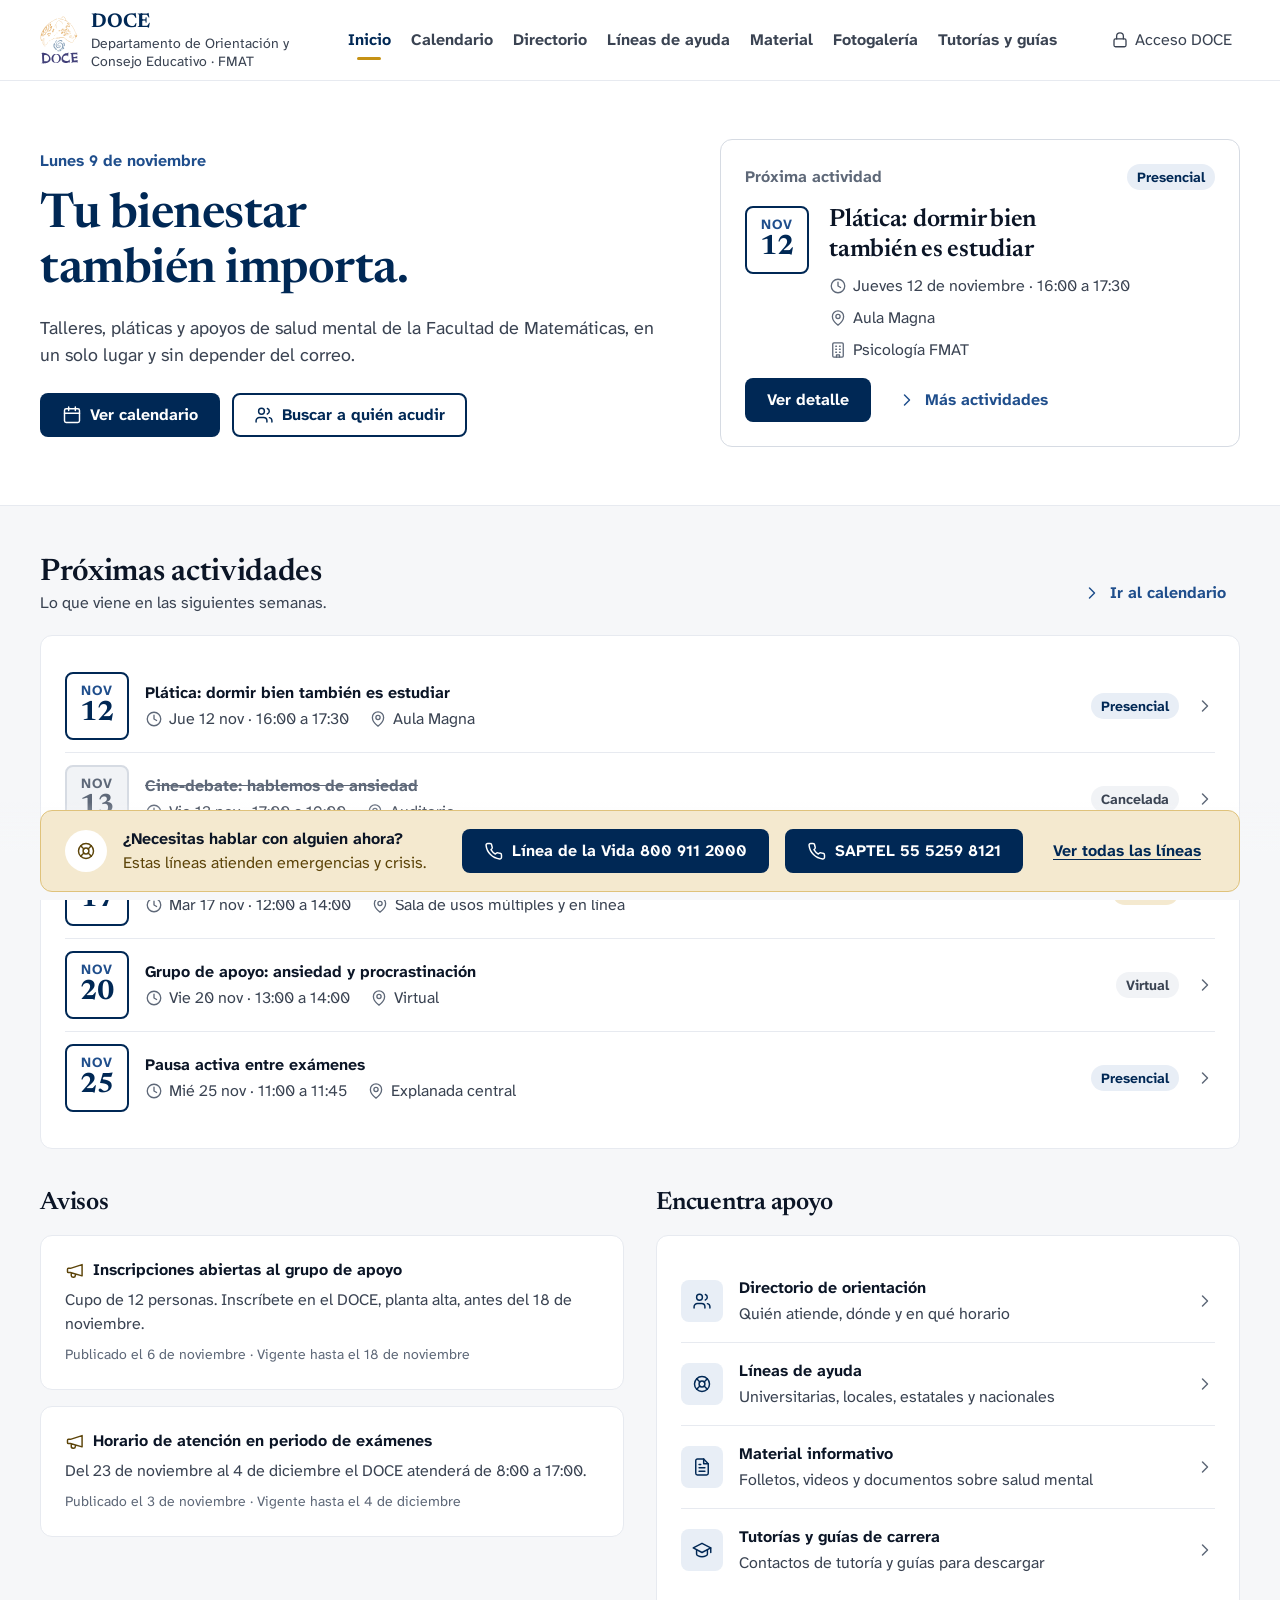
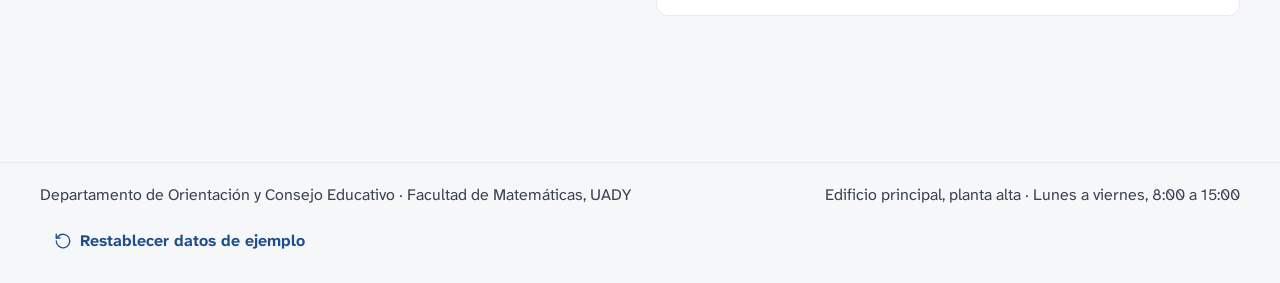
<file: prototipo/index.html>
<!doctype html>
<html lang="es">
<head>
  <meta charset="utf-8">
  <meta name="viewport" content="width=device-width, initial-scale=1">
  <title>DOCE FMAT</title>
  <meta name="description" content="Prototipo del Sistema para la gestión del DOCE, Facultad de Matemáticas, UADY.">
  <link rel="icon" href="img/logo-doce-color.svg" type="image/svg+xml">
  <!-- Única dependencia externa. Sin internet se usan las fuentes de respaldo de tokens.css. -->
  <link rel="preconnect" href="https://fonts.googleapis.com">
  <link rel="preconnect" href="https://fonts.gstatic.com" crossorigin>
  <link rel="stylesheet" href="https://fonts.googleapis.com/css2?family=Atkinson+Hyperlegible+Next:ital,wght@0,400..700;1,400..700&amp;family=Newsreader:opsz,wght@6..72,400..700&amp;display=swap">
  <link rel="stylesheet" href="css/tokens.css">
  <link rel="stylesheet" href="css/base.css">
  <link rel="stylesheet" href="css/componentes.css">
  <link rel="stylesheet" href="css/publico.css">
  <link rel="stylesheet" href="css/admin.css">
</head>
<body>
  <noscript><p>Este prototipo necesita JavaScript para funcionar.</p></noscript>
  <div id="app"></div>
  <div id="capa"></div>
  <div id="anuncios" class="solo-lector" role="status" aria-live="polite"></div>

  <script src="js/config.js"></script>
  <script src="js/util.js"></script>
  <script src="js/iconos.js"></script>
  <script src="js/datos.js"></script>
  <script src="js/almacen.js"></script>
  <script src="js/sesion.js"></script>
  <script src="js/modelo.js"></script>
  <script src="js/componentes.js"></script>
  <script src="js/validacion.js"></script>
  <script src="js/rutas.js"></script>
  <script src="js/publico/inicio.js"></script>
  <script src="js/publico/calendario.js"></script>
  <script src="js/publico/actividad.js"></script>
  <script src="js/publico/directorio.js"></script>
  <script src="js/publico/lineas.js"></script>
  <script src="js/publico/material.js"></script>
  <script src="js/publico/fotogaleria.js"></script>
  <script src="js/publico/tutorias.js"></script>
  <script src="js/admin/acceso.js"></script>
  <script src="js/admin/panel.js"></script>
  <script src="js/admin/actividades.js"></script>
  <script src="js/admin/avisos.js"></script>
  <script src="js/admin/lineas.js"></script>
  <script src="js/admin/material.js"></script>
  <script src="js/admin/fotos.js"></script>
  <script src="js/admin/directorio.js"></script>
  <script src="js/admin/tutorias.js"></script>
  <script src="js/app.js"></script>
</body>
</html>
</file>
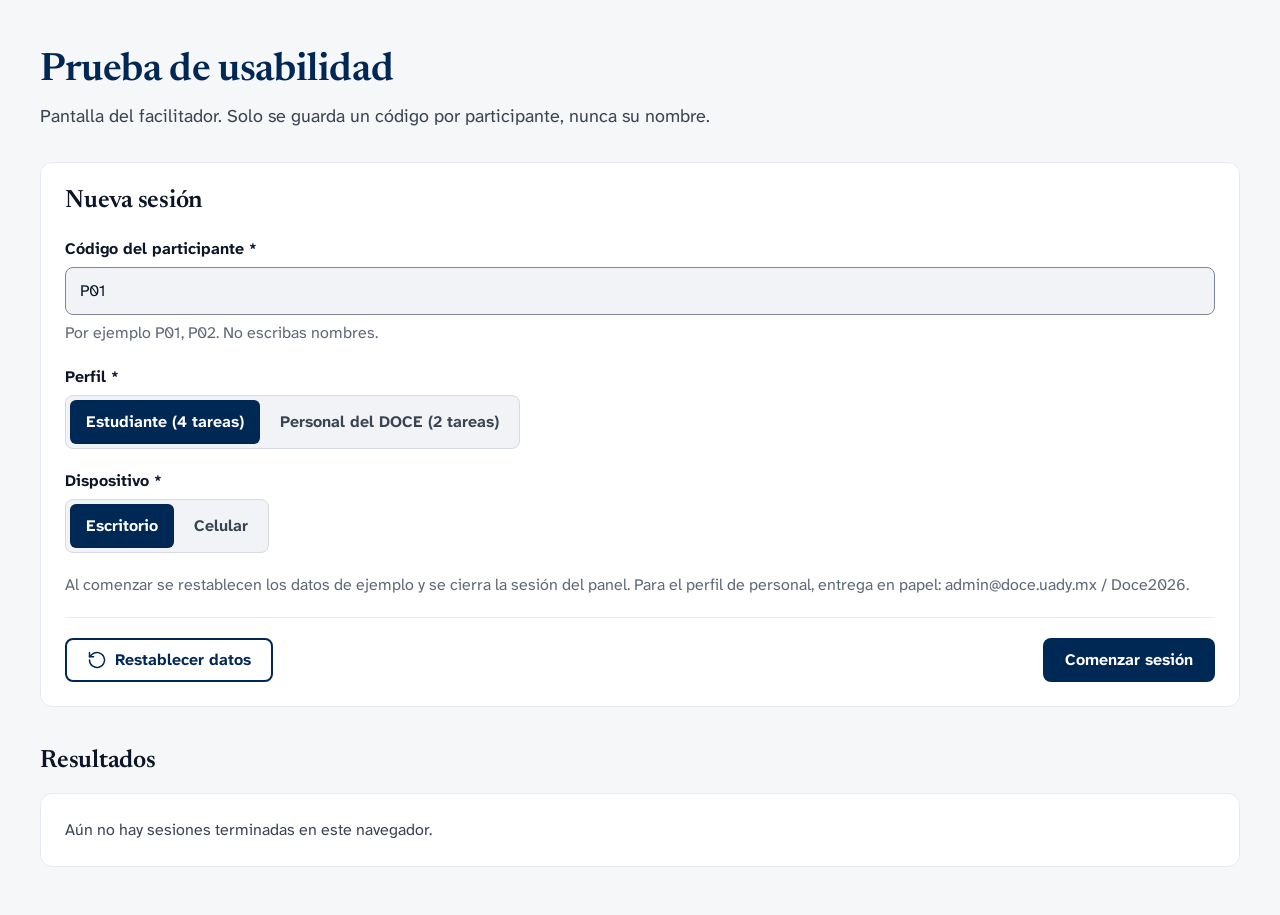
<file: prototipo/prueba.html>
<!doctype html>
<html lang="es" data-prefijo="doce.prueba." data-inicio="/prueba">
<head>
  <meta charset="utf-8">
  <meta name="viewport" content="width=device-width, initial-scale=1">
  <title>Prueba de usabilidad · DOCE FMAT</title>
  <meta name="description" content="Prototipo del Sistema para la gestión del DOCE, Facultad de Matemáticas, UADY.">
  <link rel="icon" href="img/logo-doce-color.svg" type="image/svg+xml">
  <!-- Única dependencia externa. Sin internet se usan las fuentes de respaldo de tokens.css. -->
  <link rel="preconnect" href="https://fonts.googleapis.com">
  <link rel="preconnect" href="https://fonts.gstatic.com" crossorigin>
  <link rel="stylesheet" href="https://fonts.googleapis.com/css2?family=Atkinson+Hyperlegible+Next:ital,wght@0,400..700;1,400..700&amp;family=Newsreader:opsz,wght@6..72,400..700&amp;display=swap">
  <link rel="stylesheet" href="css/tokens.css">
  <link rel="stylesheet" href="css/base.css">
  <link rel="stylesheet" href="css/componentes.css">
  <link rel="stylesheet" href="css/publico.css">
  <link rel="stylesheet" href="css/admin.css">
  <link rel="stylesheet" href="css/prueba.css">
</head>
<body>
  <noscript><p>Este prototipo necesita JavaScript para funcionar.</p></noscript>
  <div id="app"></div>
  <div id="capa"></div>
  <div id="anuncios" class="solo-lector" role="status" aria-live="polite"></div>

  <script src="js/config.js"></script>
  <script src="js/util.js"></script>
  <script src="js/iconos.js"></script>
  <script src="js/datos.js"></script>
  <script src="js/almacen.js"></script>
  <script src="js/sesion.js"></script>
  <script src="js/modelo.js"></script>
  <script src="js/componentes.js"></script>
  <script src="js/validacion.js"></script>
  <script src="js/rutas.js"></script>
  <script src="js/publico/inicio.js"></script>
  <script src="js/publico/calendario.js"></script>
  <script src="js/publico/actividad.js"></script>
  <script src="js/publico/directorio.js"></script>
  <script src="js/publico/lineas.js"></script>
  <script src="js/publico/material.js"></script>
  <script src="js/publico/fotogaleria.js"></script>
  <script src="js/publico/tutorias.js"></script>
  <script src="js/admin/acceso.js"></script>
  <script src="js/admin/panel.js"></script>
  <script src="js/admin/actividades.js"></script>
  <script src="js/admin/avisos.js"></script>
  <script src="js/admin/lineas.js"></script>
  <script src="js/admin/material.js"></script>
  <script src="js/admin/fotos.js"></script>
  <script src="js/admin/directorio.js"></script>
  <script src="js/admin/tutorias.js"></script>
  <!-- Modo de prueba: se agrega al mismo prototipo que carga index.html -->
  <script src="js/tareas.js"></script>
  <script src="js/prueba.js"></script>
  <script src="js/app.js"></script>
</body>
</html>
</file>
<file: prototipo/css/tokens.css>
/* Tokens de diseño. Única fuente de colores y tipografía del prototipo.
   Valores de "Diseño/Wireframes/Wireframes y prototipo.md" (paleta 1c). */
:root {
  /* Texto */
  --tinta: #0B1526;
  --tinta-2: #3A4352;
  --tinta-3: #5E6878;

  /* Marca */
  --azul-295: #002855;
  --azul-70: #1F4E8C;
  --azul-bruma: #E8EEF6;
  --dorado: #C69214;
  --dorado-20: #F4E9CF;
  --dorado-texto: #5C4409;

  /* Superficie */
  --papel: #FFFFFF;
  --lienzo: #F6F7F9;
  --apagado: #F1F3F6;

  /* Borde */
  --linea: #D6DBE3;
  --linea-suave: #E7EAF0;

  /* Estado */
  --exito: #1E6B4F;
  --exito-20: #E3F1EA;
  --error: #A3261E;
  --error-20: #FBEAE8;

  /* Derivados de los tokens anteriores (sin colores nuevos) */
  --velo: color-mix(in srgb, var(--tinta) 60%, transparent);
  --azul-activo: color-mix(in srgb, var(--azul-295) 88%, var(--papel));
  --error-activo: color-mix(in srgb, var(--error) 88%, var(--tinta));
  --sombra-panel: 0 16px 40px color-mix(in srgb, var(--tinta) 24%, transparent);
  /* El borde de los campos necesita 3:1 contra el fondo (WCAG 1.4.11) */
  --borde-campo: color-mix(in srgb, var(--tinta-3) 80%, var(--papel));
  --borde-franja: color-mix(in srgb, var(--dorado) 45%, var(--dorado-20));

  /* Tipografía */
  --fuente-titulo: "Newsreader", Georgia, "Times New Roman", serif;
  --fuente-texto: "Atkinson Hyperlegible Next", "Atkinson Hyperlegible", Verdana, "Segoe UI", sans-serif;
  --t-display: clamp(2.25rem, 1.6rem + 2.4vw, 3rem);         /* 36 a 48 */
  --t-titulo-1: clamp(1.875rem, 1.5rem + 1.4vw, 2.4375rem);  /* 30 a 39 */
  --t-titulo-2: clamp(1.5rem, 1.3rem + 0.8vw, 1.9375rem);    /* 24 a 31 */
  --t-titulo-3: clamp(1.3125rem, 1.2rem + 0.5vw, 1.5625rem); /* 21 a 25 */
  --t-titulo-4: 1.25rem;    /* 20 */
  --t-cuerpo-l: 1.125rem;   /* 18 */
  --t-cuerpo: 1rem;         /* 16 */
  --t-etiqueta: 0.875rem;   /* 14, solo etiquetas cortas y metadatos */

  /* Espacio (base 4 px) */
  --e-1: 4px;
  --e-2: 8px;
  --e-3: 12px;
  --e-4: 16px;
  --e-5: 20px;
  --e-6: 24px;
  --e-8: 32px;
  --e-10: 40px;
  --e-12: 48px;
  --e-16: 64px;

  /* Forma y medidas */
  --radio-s: 8px;
  --radio-m: 12px;
  --radio-l: 16px;
  --radio-total: 999px;
  --toque: 44px;
  --ancho: 1200px;
  --margen: clamp(16px, 4vw, 40px);
}
</file>
<file: prototipo/css/base.css>
*, *::before, *::after { box-sizing: border-box; }

html {
  -webkit-text-size-adjust: 100%;
  text-size-adjust: 100%;
  /* Evita que el encabezado y la franja tapen el elemento enfocado */
  scroll-padding: 96px 0 140px;
}

body {
  margin: 0;
  min-height: 100vh;
  min-height: 100dvh;
  background: var(--lienzo);
  color: var(--tinta);
  font-family: var(--fuente-texto);
  font-size: var(--t-cuerpo);
  line-height: 1.5;
  overflow-wrap: break-word;
}

h1, h2, h3, h4, p, ul, ol, dl, dd, figure, fieldset { margin: 0; }
ul, ol { padding: 0; list-style: none; }
fieldset { padding: 0; border: 0; min-width: 0; }
legend { padding: 0; }
img, svg { max-width: 100%; }
img { height: auto; }
button, input, select, textarea { font: inherit; color: inherit; }
button { cursor: pointer; }
table { border-collapse: collapse; }
[hidden] { display: none !important; }

h1, h2, h3 {
  font-family: var(--fuente-titulo);
  font-weight: 600;
  line-height: 1.2;
  letter-spacing: -0.01em;
  text-wrap: balance;
}
h1 { font-size: var(--t-titulo-1); color: var(--azul-295); }
h2 { font-size: var(--t-titulo-3); }
h3 { font-size: var(--t-titulo-4); }
.display { font-family: var(--fuente-titulo); font-weight: 600; font-size: var(--t-display); line-height: 1.15; }
.titulo-2 { font-size: var(--t-titulo-2); }
.titulo-4 {
  font-family: var(--fuente-texto);
  font-size: var(--t-titulo-4);
  font-weight: 700;
  letter-spacing: 0;
}

a { color: var(--azul-70); text-underline-offset: 3px; }
a:hover { color: var(--azul-295); }

.entrada { font-size: var(--t-cuerpo-l); color: var(--tinta-2); max-width: 70ch; }
.secundario { color: var(--tinta-2); }
.nota { color: var(--tinta-3); }
.meta { font-size: var(--t-etiqueta); color: var(--tinta-3); }

/* Foco: anillo dorado entre dos anillos azules, para verse sobre cualquier fondo */
:focus-visible,
/* En fecha y hora el foco está en las partes internas del campo */
input[type="date"]:focus-within, input[type="time"]:focus-within {
  outline: 3px solid var(--dorado);
  outline-offset: 2px;
  box-shadow: 0 0 0 6px var(--azul-295);
}
h1:focus, h2:focus, main:focus { outline: none; box-shadow: none; }

.icono { width: 20px; height: 20px; flex: none; }
.icono-s { width: 18px; height: 18px; }
.icono-l { width: 28px; height: 28px; }

.solo-lector {
  position: absolute;
  width: 1px;
  height: 1px;
  margin: -1px;
  padding: 0;
  overflow: hidden;
  clip-path: inset(50%);
  white-space: nowrap;
  border: 0;
}

.saltar {
  position: absolute;
  left: var(--e-4);
  top: -100px;
  z-index: 100;
  padding: var(--e-3) var(--e-5);
  background: var(--papel);
  color: var(--azul-295);
  font-weight: 700;
  border-radius: var(--radio-s);
}
.saltar:focus { top: var(--e-4); }

.contenedor {
  width: 100%;
  max-width: calc(var(--ancho) + 2 * var(--margen));
  margin-inline: auto;
  padding-inline: var(--margen);
}

.pila { display: flex; flex-direction: column; gap: var(--e-4); }
.pila > * { min-width: 0; }
.fila { display: flex; flex-wrap: wrap; align-items: center; gap: var(--e-3); }
.fila > * { min-width: 0; }
.separados { justify-content: space-between; }

@media (prefers-reduced-motion: reduce) {
  *, *::before, *::after {
    animation-duration: 0.01ms !important;
    transition-duration: 0.01ms !important;
    scroll-behavior: auto !important;
  }
}
</file>
<file: prototipo/css/componentes.css>
/* Botones */
.boton {
  display: inline-flex;
  align-items: center;
  justify-content: center;
  gap: var(--e-2);
  min-height: var(--toque);
  min-width: var(--toque);
  padding: 8px 20px;
  border: 2px solid transparent;
  border-radius: var(--radio-s);
  background: transparent;
  font-weight: 700;
  line-height: 1.25;
  text-align: center;
  text-decoration: none;
}
.boton-primario { background: var(--azul-295); color: var(--papel); }
.boton-primario:hover { background: var(--azul-activo); color: var(--papel); }
.boton-secundario { background: var(--papel); border-color: var(--azul-295); color: var(--azul-295); }
.boton-secundario:hover { background: var(--azul-bruma); color: var(--azul-295); }
.boton-fantasma { color: var(--azul-70); padding-inline: 12px; }
.boton-fantasma:hover { background: var(--azul-bruma); color: var(--azul-295); }
.boton-peligro { background: var(--error); color: var(--papel); }
.boton-peligro:hover { background: var(--error-activo); color: var(--papel); }
.boton-icono { padding: 8px; }
.boton-ancho { width: 100%; }
.boton[disabled], .boton[aria-disabled="true"] {
  background: var(--apagado);
  border-color: var(--linea);
  color: var(--tinta-3);
  cursor: not-allowed;
}

/* Insignia */
.insignia {
  display: inline-flex;
  align-items: center;
  padding: 2px 10px;
  border-radius: var(--radio-total);
  background: var(--apagado);
  color: var(--tinta-2);
  font-size: var(--t-etiqueta);
  font-weight: 700;
  line-height: 1.6;
  white-space: nowrap;
}
.insignia-azul { background: var(--azul-bruma); color: var(--azul-295); }
.insignia-dorado { background: var(--dorado-20); color: var(--dorado-texto); }
.insignia-exito { background: var(--exito-20); color: var(--exito); }
.insignia-error { background: var(--error-20); color: var(--error); }

/* Sello de fecha */
.sello {
  display: inline-flex;
  flex-direction: column;
  align-items: center;
  justify-content: center;
  flex: none;
  width: 64px;
  height: 68px;
  border: 2px solid var(--azul-295);
  border-radius: var(--radio-s);
  background: var(--papel);
  color: var(--azul-295);
  line-height: 1.1;
}
.sello-mes { font-size: var(--t-etiqueta); font-weight: 700; letter-spacing: 0.08em; color: var(--azul-70); }
.sello-dia { font-family: var(--fuente-titulo); font-size: 1.75rem; font-weight: 700; }
.sello-apagado { border-color: var(--linea); background: var(--apagado); color: var(--tinta-3); }
.sello-apagado .sello-mes { color: var(--tinta-3); }

/* Tarjeta */
.tarjeta {
  background: var(--papel);
  border: 1px solid var(--linea-suave);
  border-radius: var(--radio-m);
  padding: clamp(16px, 3vw, 24px);
  min-width: 0;
}

/* Campos */
.campo { display: flex; flex-direction: column; gap: 6px; min-width: 0; }
.campo label, .campo legend { font-weight: 700; }
.campo legend { margin-bottom: 6px; }
.campo input:not([type="checkbox"]):not([type="radio"]), .campo select, .campo textarea {
  width: 100%;
  min-width: 0;
  min-height: 48px;
  padding: 10px 14px;
  background: var(--apagado);
  border: 1px solid var(--borde-campo);
  border-radius: var(--radio-s);
}
.campo textarea { min-height: 112px; resize: vertical; }
.campo ::placeholder { color: var(--tinta-3); opacity: 1; }
.campo input[aria-invalid="true"]:not([type="checkbox"]):not([type="radio"]),
.campo select[aria-invalid="true"], .campo textarea[aria-invalid="true"] {
  background: var(--error-20);
  border: 2px solid var(--error);
}
.campo input:disabled, .campo select:disabled, .campo textarea:disabled { color: var(--tinta-3); cursor: not-allowed; }
.campo-ayuda { color: var(--tinta-3); }
.campo-error { display: flex; gap: 6px; align-items: flex-start; color: var(--error); }
.campo-error .icono { margin-top: 3px; }

.opcion { display: flex; align-items: center; gap: var(--e-3); min-height: var(--toque); cursor: pointer; }
.opcion input { width: 22px; height: 22px; flex: none; accent-color: var(--azul-295); }
.campo label.opcion { font-weight: 400; }

/* Control segmentado */
.segmentos {
  display: inline-flex;
  flex-wrap: wrap;
  gap: 4px;
  padding: 4px;
  max-width: 100%;
  background: var(--apagado);
  border: 1px solid var(--linea);
  border-radius: var(--radio-s);
}
.segmento {
  position: relative;
  display: inline-flex;
  align-items: center;
  justify-content: center;
  gap: var(--e-2);
  min-height: var(--toque);
  padding: 6px 16px;
  border: 0;
  border-radius: 6px;
  background: transparent;
  color: var(--tinta-2);
  font-weight: 700;
  text-decoration: none;
  cursor: pointer;
}
.segmento:hover { background: var(--azul-bruma); }
.segmento[aria-pressed="true"], .segmento[aria-current="true"], .segmento:has(input:checked) {
  background: var(--azul-295);
  color: var(--papel);
}
.segmento input { position: absolute; inset: 0; width: 100%; height: 100%; margin: 0; opacity: 0; cursor: pointer; }
.segmento:has(input:focus-visible) {
  outline: 3px solid var(--dorado);
  outline-offset: 2px;
  box-shadow: 0 0 0 6px var(--azul-295);
}

/* Filtros en forma de píldora */
.filtros { display: flex; flex-wrap: wrap; gap: var(--e-2); }
.filtro {
  display: inline-flex;
  align-items: center;
  min-height: var(--toque);
  padding: 6px 16px;
  background: var(--papel);
  border: 1px solid var(--linea);
  border-radius: var(--radio-total);
  color: var(--tinta-2);
  font-weight: 700;
  text-decoration: none;
}
.filtro:hover { background: var(--azul-bruma); color: var(--azul-295); }
.filtro[aria-current="true"], .filtro[aria-pressed="true"] { background: var(--azul-295); border-color: var(--azul-295); color: var(--papel); }

/* Alerta */
.alerta {
  display: flex;
  gap: var(--e-3);
  align-items: flex-start;
  padding: var(--e-4);
  border-radius: var(--radio-m);
  background: var(--azul-bruma);
  color: var(--tinta);
}
.alerta > .icono { width: 24px; height: 24px; color: var(--azul-295); }
.alerta-titulo { font-weight: 700; }
.alerta-texto { color: var(--tinta-2); }
.alerta-exito { background: var(--exito-20); }
.alerta-exito > .icono { color: var(--exito); }
.alerta-error { background: var(--error-20); }
.alerta-error > .icono { color: var(--error); }
.alerta-aviso { background: var(--dorado-20); }
.alerta-aviso > .icono { color: var(--dorado-texto); }
.alerta ul { list-style: disc; padding-left: var(--e-5); margin-top: var(--e-1); }
.alerta a { display: inline-block; padding-block: 10px; color: inherit; }
.alerta-cuerpo { min-width: 0; flex: 1; }
.enlace { min-height: 44px; padding: 4px 0; border: 0; background: none; color: inherit; text-align: left; text-decoration: underline; text-underline-offset: 3px; }
.alerta .lista-errores { list-style: none; padding: 0; }
.mensajes:empty { display: none; }
.mensajes { margin-bottom: var(--e-6); }

/* Estado vacío */
.vacio {
  display: flex;
  flex-direction: column;
  align-items: center;
  gap: var(--e-3);
  max-width: 520px;
  margin: 0 auto;
  padding: var(--e-8) var(--e-4);
  text-align: center;
}
.vacio .boton { margin-top: var(--e-3); }
.redondo {
  display: inline-flex;
  align-items: center;
  justify-content: center;
  flex: none;
  width: 60px;
  height: 60px;
  border-radius: 50%;
  background: var(--azul-bruma);
  color: var(--azul-295);
}
.redondo-aviso { background: var(--dorado-20); color: var(--dorado-texto); }
.redondo-error { background: var(--error-20); color: var(--error); }

/* Diálogos y paneles laterales */
dialog { color: inherit; border: 0; padding: 0; }
dialog::backdrop { background: var(--velo); }
.dialogo {
  width: min(520px, calc(100vw - 32px));
  max-width: none;
  max-height: calc(100dvh - 32px);
  padding: clamp(20px, 4vw, 32px);
  overflow-y: auto;
  background: var(--papel);
  border-radius: var(--radio-l);
  box-shadow: var(--sombra-panel);
}
.dialogo-acciones { display: flex; flex-wrap: wrap; justify-content: flex-end; gap: var(--e-3); margin-top: var(--e-2); }
.panel {
  position: fixed;
  inset: 0 0 0 auto;
  width: min(560px, 100vw);
  max-width: none;
  height: 100dvh;
  max-height: none;
  margin: 0;
  overflow: hidden;
  background: var(--papel);
  box-shadow: var(--sombra-panel);
}
.panel[open] { display: flex; flex-direction: column; }
.panel-cabeza {
  display: flex;
  justify-content: space-between;
  align-items: flex-start;
  gap: var(--e-3);
  padding: var(--e-5) clamp(16px, 4vw, 32px) var(--e-3);
}
.panel-cabeza > div { min-width: 0; }
.panel-cuerpo { flex: 1; overflow-y: auto; padding: var(--e-2) clamp(16px, 4vw, 32px) var(--e-6); }
.panel-pie {
  display: flex;
  flex-wrap: wrap;
  justify-content: space-between;
  gap: var(--e-3);
  padding: var(--e-4) clamp(16px, 4vw, 32px);
  border-top: 1px solid var(--linea-suave);
}

/* Lista de datos con ícono (detalle de actividad, ficha de contacto) */
.datos > div {
  display: flex;
  gap: var(--e-3);
  align-items: flex-start;
  padding: var(--e-3) 0;
  border-top: 1px solid var(--linea-suave);
}
.datos .cuadro { display: inline-flex; padding: 8px; border-radius: var(--radio-s); background: var(--azul-bruma); color: var(--azul-295); }
.datos dt { color: var(--tinta-3); }
.datos dd { font-weight: 700; overflow-wrap: anywhere; }
.datos .dato { min-width: 0; }

/* Catálogo de componentes (solo para revisión) */
.catalogo section { margin-top: var(--e-8); }
.catalogo .muestra { display: flex; flex-wrap: wrap; gap: var(--e-4); align-items: flex-start; margin-top: var(--e-3); }
.muestra-color { width: 136px; }
.muestra-color span { display: block; height: 56px; margin-bottom: 4px; border: 1px solid var(--linea); border-radius: var(--radio-s); }
.rejilla-iconos { display: grid; grid-template-columns: repeat(auto-fill, minmax(112px, 1fr)); gap: var(--e-3); margin-top: var(--e-3); }
.rejilla-iconos li { display: flex; flex-direction: column; align-items: center; gap: var(--e-1); padding: var(--e-3); text-align: center; }
</file>
<file: prototipo/css/publico.css>
/* Encabezado */
.encabezado { position: sticky; top: 0; z-index: 20; background: var(--papel); border-bottom: 1px solid var(--linea-suave); }
.encabezado-fila { display: flex; align-items: center; justify-content: space-between; gap: var(--e-4); min-height: 80px; }
.marca { display: inline-flex; align-items: center; gap: var(--e-3); min-height: var(--toque); border-radius: var(--radio-s); color: var(--azul-295); text-decoration: none; }
.marca img { width: 39px; height: 48px; flex: none; }
.marca-nombre { display: block; font-family: var(--fuente-titulo); font-size: var(--t-titulo-4); font-weight: 700; line-height: 1.2; }
.marca-texto { display: block; max-width: 210px; font-size: var(--t-etiqueta); line-height: 1.3; color: var(--tinta-2); }
.menu { display: none; }
.menu ul { display: flex; align-items: center; gap: var(--e-1); }
.menu a {
  position: relative;
  display: inline-flex;
  align-items: center;
  min-height: var(--toque);
  padding: 4px 8px;
  border-radius: var(--radio-s);
  color: var(--tinta-2);
  font-weight: 700;
  text-decoration: none;
  white-space: nowrap;
}
.menu a:hover { color: var(--azul-295); background: var(--azul-bruma); }
.menu a[aria-current="page"] { color: var(--azul-295); }
.menu a[aria-current="page"]::after {
  content: "";
  position: absolute;
  left: 50%;
  bottom: 2px;
  width: 24px;
  height: 3px;
  margin-left: -12px;
  border-radius: 2px;
  background: var(--dorado);
}
.acceso {
  display: none;
  align-items: center;
  gap: 6px;
  min-height: var(--toque);
  padding: 4px 8px;
  border-radius: var(--radio-s);
  color: var(--tinta-2);
  text-decoration: none;
  white-space: nowrap;
}
.acceso:hover { color: var(--azul-295); background: var(--azul-bruma); }
.abrir-menu { color: var(--tinta); }

@media (min-width: 1280px) {
  .menu { display: block; }
  .encabezado .acceso { display: inline-flex; }
  .abrir-menu { display: none; }
}
@media (max-width: 599px) {
  .encabezado-fila { min-height: 64px; }
  .encabezado .marca-texto, .menu-movil .marca-texto { display: none; }
}

/* Menú en celular y tableta */
.menu-movil { width: 100vw; max-width: none; height: 100dvh; max-height: none; margin: 0; overflow-y: auto; background: var(--papel); }
.menu-movil .contenedor { padding-bottom: var(--e-6); }
.menu-movil nav a {
  display: flex;
  align-items: center;
  gap: var(--e-4);
  min-height: 52px;
  padding: 8px 12px;
  border-radius: var(--radio-s);
  color: var(--tinta);
  font-weight: 700;
  text-decoration: none;
}
.menu-movil nav a:hover { background: var(--apagado); }
.menu-movil nav a[aria-current="page"] { background: var(--azul-bruma); color: var(--azul-295); }
.menu-movil .acceso { display: inline-flex; }

/* Contenido público */
.publico { display: flex; flex-direction: column; min-height: 100vh; min-height: 100dvh; }
.publico main { flex: 1; display: flex; flex-direction: column; }
.pagina { flex: 1; padding-block: clamp(24px, 4vw, 48px); }
.pagina-cabeza { display: flex; flex-direction: column; gap: var(--e-2); margin-bottom: clamp(20px, 3vw, 32px); }

/* Franja de ayuda: queda pegada al borde inferior mientras se recorre la página (RF06.2) */
.franja-lugar { position: sticky; bottom: 0; z-index: 10; padding-block: var(--e-2); background: linear-gradient(to bottom, transparent, var(--lienzo) 50%); }
.franja {
  display: flex;
  flex-wrap: wrap;
  align-items: center;
  justify-content: space-between;
  gap: var(--e-3) var(--e-4);
  max-height: 45dvh;
  padding: var(--e-4) var(--e-6);
  overflow-y: auto;
  background: var(--dorado-20);
  border: 1px solid var(--borde-franja);
  border-radius: var(--radio-m);
}
.franja-texto { display: flex; align-items: center; gap: var(--e-4); flex: 1 1 280px; min-width: 0; }
.franja-texto .redondo { width: 42px; height: 42px; background: var(--papel); color: var(--dorado-texto); }
.franja-titulo { font-weight: 700; }
.franja-linea { color: var(--dorado-texto); }
.franja-acciones { display: flex; flex-wrap: wrap; align-items: center; gap: var(--e-2) var(--e-4); }
.franja-acciones .boton-fantasma { color: var(--azul-295); text-decoration: underline; text-underline-offset: 3px; }

@media (max-width: 599px) {
  .franja { gap: var(--e-2); padding: var(--e-3); }
  .franja-texto { flex-basis: 100%; gap: var(--e-2); }
  .franja-texto .redondo { width: 32px; height: 32px; }
  .franja-texto > div { line-height: 1.3; }
  .franja-acciones { width: 100%; gap: var(--e-2); }
  .franja-acciones .boton { flex: 1 1 auto; padding-inline: 10px; }
  /* Pegada al borde ocupa lo mínimo para no tapar el contenido */
  .franja-lugar .redondo, .franja-lugar .boton .icono { display: none; }
  .franja-lugar .boton { padding-inline: 6px; }
  .franja-lugar .franja-largo { display: none; }
}
@media (max-width: 599px) {
  /* Dos o más líneas destacadas: nombre y número en dos renglones, en columnas */
  .franja-varias .franja-acciones .boton-primario { flex: 1 1 130px; }
  .franja-varias .franja-nombre, .franja-varias .franja-numero { display: block; }
  .franja-lugar .franja-varias .franja-linea { display: none; }
  .franja-lugar .franja-varias { position: relative; }
  .franja-lugar .franja-varias .franja-texto { padding-right: 92px; min-height: 44px; }
  .franja-lugar .franja-varias .boton-fantasma { position: absolute; top: 12px; right: 12px; }
}
/* En pantallas muy bajas (celular horizontal) la franja no debe tapar el contenido */
@media (max-height: 560px) { .franja-lugar { position: static; } }

/* Pie */
.pie { border-top: 1px solid var(--linea-suave); }
.pie-fila { display: flex; flex-wrap: wrap; align-items: center; justify-content: space-between; gap: var(--e-3) var(--e-6); padding-block: var(--e-5); color: var(--tinta-2); }

/* ---------- Filas de actividad (Inicio y calendario) ---------- */
.dato-linea { display: inline-flex; align-items: flex-start; gap: 6px; color: var(--tinta-2); }
.dato-linea .icono { margin-top: 3px; color: var(--tinta-3); }
.fila-actividad { display: flex; align-items: center; gap: var(--e-4); padding: var(--e-3) 0; border-radius: var(--radio-s); color: var(--tinta); text-decoration: none; }
.fila-actividad:hover .fila-nombre { text-decoration: underline; text-underline-offset: 3px; }
.fila-cuerpo { display: flex; flex-direction: column; gap: 2px; flex: 1; min-width: 0; }
.fila-nombre { font-weight: 700; color: var(--tinta); }
.fila-datos { display: flex; flex-wrap: wrap; gap: 2px var(--e-5); }
.fila-flecha { color: var(--tinta-3); }
.es-cancelada .fila-nombre, .es-cancelada .aviso-titulo { color: var(--tinta-3); text-decoration: line-through; }
.lista-actividades > li + li { border-top: 1px solid var(--linea-suave); }
@media (max-width: 599px) {
  .fila-actividad { flex-wrap: wrap; align-items: flex-start; }
  .fila-actividad .fila-insignias { flex-basis: 100%; padding-left: 80px; }
  .fila-flecha { display: none; }
}

/* ---------- Inicio ---------- */
.portada { background: var(--papel); border-bottom: 1px solid var(--linea-suave); }
.portada > .contenedor { padding-block: clamp(24px, 4.5vw, 64px); }
.portada-fila { display: grid; grid-template-columns: minmax(0, 1fr) minmax(0, 520px); gap: var(--e-8) clamp(24px, 5vw, 64px); align-items: center; }
.portada-texto { display: flex; flex-direction: column; gap: var(--e-4); }
.portada-fecha { color: var(--azul-70); font-weight: 700; }
.portada-acciones { margin-top: var(--e-2); }
.proxima { display: flex; flex-direction: column; gap: var(--e-4); border-color: var(--linea); }
.proxima-etiqueta { font-family: var(--fuente-texto); font-size: var(--t-cuerpo); font-weight: 700; letter-spacing: 0; color: var(--tinta-3); }
.proxima-cuerpo { display: flex; gap: var(--e-5); }
.proxima-datos { display: flex; flex-direction: column; gap: var(--e-2); min-width: 0; }
.proxima-nombre { font-size: var(--t-titulo-3); }
.seccion-cabeza { align-items: flex-end; margin-bottom: var(--e-5); }
.inicio-columnas { display: grid; grid-template-columns: repeat(2, minmax(0, 1fr)); gap: var(--e-8); margin-top: var(--e-10); }
.inicio-columnas h2 { margin-bottom: var(--e-4); }
.aviso { display: flex; flex-direction: column; gap: var(--e-2); }
.aviso-cabeza { display: flex; flex-wrap: wrap; align-items: center; gap: var(--e-2); }
.aviso-icono { display: inline-flex; color: var(--dorado-texto); }
.aviso-titulo { flex: 1; min-width: 0; font-family: var(--fuente-texto); font-size: var(--t-cuerpo); font-weight: 700; letter-spacing: 0; }
.cuadro { display: inline-flex; padding: 11px; border-radius: var(--radio-s); background: var(--azul-bruma); color: var(--azul-295); }
.lista-apoyo li + li { border-top: 1px solid var(--linea-suave); }
.lista-apoyo a { display: flex; align-items: center; gap: var(--e-4); padding: var(--e-4) 0; border-radius: var(--radio-s); color: var(--tinta); text-decoration: none; }
.lista-apoyo a:hover .fila-nombre { text-decoration: underline; text-underline-offset: 3px; }
@media (max-width: 959px) { .portada-fila, .inicio-columnas { grid-template-columns: minmax(0, 1fr); } }
@media (max-width: 599px) {
  .portada { background: transparent; border: 0; }
  .portada > .contenedor { padding-bottom: 0; }
  .portada-acciones .boton { width: 100%; }
}

/* ---------- Calendario ---------- */
.cal-cabeza { align-items: flex-end; margin-bottom: clamp(20px, 3vw, 32px); }
.cal-cabeza .pagina-cabeza { margin-bottom: 0; }
.leyenda { display: flex; gap: var(--e-5); color: var(--tinta-2); }
.leyenda li { display: inline-flex; align-items: center; gap: var(--e-2); }
.leyenda i { width: 16px; height: 16px; border: 2px solid var(--azul-295); border-radius: 4px; background: var(--azul-bruma); }
.leyenda i.marca-cancelada { border-color: var(--tinta-3); background: var(--apagado); }
.cal-barra { display: flex; flex-wrap: wrap; align-items: center; justify-content: space-between; gap: var(--e-3); padding-bottom: var(--e-5); margin-bottom: var(--e-5); border-bottom: 1px solid var(--linea-suave); }
.cal-mes { display: flex; flex-wrap: wrap; align-items: center; gap: var(--e-2); }
.cal-mes h2 { min-width: 9.5em; padding-inline: var(--e-2); text-align: center; }
.cal-error { margin-bottom: var(--e-5); }
.mes { width: 100%; table-layout: fixed; border: 1px solid var(--linea-suave); }
.mes th { padding: var(--e-2) var(--e-3); background: var(--apagado); text-align: left; font-weight: 700; color: var(--tinta-2); }
.mes td { height: 116px; padding: var(--e-2); border: 1px solid var(--linea-suave); vertical-align: top; }
.dia-apagado { background: var(--lienzo); }
.dia-apagado .dia-numero { color: var(--tinta-3); }
.dia-numero { display: inline-flex; align-items: center; gap: 6px; font-weight: 700; min-height: 28px; }
.dia-hoy { color: var(--azul-295); }
.dia-hoy .dia-cifra { display: inline-flex; align-items: center; justify-content: center; width: 28px; height: 28px; border-radius: 50%; background: var(--azul-295); color: var(--papel); }
.dia-boton { display: none; }
.eventos { display: flex; flex-direction: column; gap: 6px; margin-top: 4px; }
.evento { display: flex; flex-direction: column; padding: 8px; min-height: 44px; border-left: 4px solid var(--azul-295); border-radius: 6px; background: var(--azul-bruma); color: var(--tinta); line-height: 1.3; text-decoration: none; overflow-wrap: anywhere; hyphens: auto; }
.evento:hover .evento-nombre { text-decoration: underline; }
.evento-hora { font-weight: 700; color: var(--azul-295); }
.evento-lugar { color: var(--tinta-2); }
.evento-cancelada { border-left-color: var(--tinta-3); background: var(--apagado); }
.evento-cancelada .evento-hora { color: var(--tinta-2); }
.evento-cancelada .evento-nombre, .evento-cancelada:hover .evento-nombre { color: var(--tinta-3); text-decoration: line-through; }
.mes-inactivo { opacity: 0.35; }
.dia-detalle { display: none; margin-top: var(--e-5); }
.lista-dias { display: flex; flex-direction: column; gap: var(--e-5); }
.lista-dia { margin-bottom: var(--e-2); font-family: var(--fuente-texto); font-size: var(--t-cuerpo); font-weight: 700; letter-spacing: 0; color: var(--tinta-3); }
.tarjeta-actividad { padding-block: var(--e-1); }
@media (max-width: 1099px) {
  /* Celdas angostas: el día se toca y sus actividades aparecen debajo */
  .eventos { display: none; }
  .mes td { height: 56px; padding: 0; text-align: center; }
  .mes th { padding: var(--e-2) 2px; text-align: center; }
  .dia-numero { justify-content: center; min-height: 52px; }
  .dia-numero.con-eventos { display: none; }
  .dia-texto { display: none; }
  .dia-boton { display: flex; flex-direction: column; align-items: center; justify-content: center; gap: 2px; min-height: 52px; color: var(--azul-295); font-weight: 700; text-decoration: none; background: var(--azul-bruma); }
  .dia-boton[aria-current] { background: var(--azul-295); color: var(--papel); }
  .dia-marcas { display: flex; gap: 3px; }
  .dia-marcas i { width: 7px; height: 7px; border-radius: 50%; background: currentColor; }
  .dia-marcas .marca-cancelada { background: transparent; border: 2px solid currentColor; }
  .dia-detalle { display: block; }
}
@media (max-width: 599px) {
  .calendario { padding: var(--e-3) 5px; }
  .cal-barra { padding-inline: var(--e-2); }
  .cal-barra .segmentos, .cal-mes { width: 100%; }
  .cal-barra .segmento { flex: 1; }
  .cal-mes { justify-content: space-between; }
  .cal-mes h2 { flex: 1; min-width: 0; padding: 0; }
  .lista-dias, .dia-detalle > p { padding-inline: var(--e-2); }
}

/* ---------- Detalle de actividad ---------- */
.detalle-titulo { display: flex; align-items: flex-start; gap: var(--e-4); margin-top: var(--e-1); font-size: var(--t-titulo-2); }

/* ---------- Directorio ---------- */
.directorio-filtros { display: flex; flex-wrap: wrap; align-items: center; justify-content: space-between; gap: var(--e-4); }
.buscador { position: relative; flex: 1 1 280px; max-width: 420px; }
.buscador .icono { position: absolute; left: 16px; top: 14px; color: var(--tinta-3); pointer-events: none; }
.campo.buscador input[type="search"] { padding-left: 46px; background: var(--papel); }
.directorio-cuenta { margin: var(--e-4) 0; }
.directorio { display: grid; grid-template-columns: repeat(auto-fill, minmax(min(100%, 340px), 1fr)); gap: var(--e-6); }
.persona-tarjeta { display: flex; flex-direction: column; gap: var(--e-4); }
.persona-tarjeta .boton { align-self: flex-start; margin: auto 0 0 -12px; text-align: left; }
.persona-cabeza { display: flex; align-items: center; gap: var(--e-4); padding-bottom: var(--e-4); border-bottom: 1px solid var(--linea-suave); }
.persona-cabeza > div { min-width: 0; }
.persona-iniciales { display: inline-flex; align-items: center; justify-content: center; flex: none; width: 56px; height: 56px; border-radius: 50%; background: var(--azul-bruma); color: var(--azul-295); font-family: var(--fuente-titulo); font-size: var(--t-titulo-4); font-weight: 600; }
.persona-titulo { font-family: var(--fuente-texto); font-size: var(--t-cuerpo); font-weight: 700; letter-spacing: 0; }
.persona-puesto { color: var(--azul-70); }
.persona-datos { display: flex; flex-direction: column; gap: 6px; color: var(--tinta-2); }
.persona-datos li { display: flex; gap: var(--e-2); align-items: flex-start; overflow-wrap: anywhere; }
.persona-datos .icono { margin-top: 3px; color: var(--tinta-3); }

/* ---------- Líneas de ayuda ---------- */
.lineas-911 { margin-bottom: var(--e-6); }
.lineas-filtros { margin-bottom: var(--e-6); }
.lineas-grupos { gap: var(--e-6); }
.lineas-pie { margin-top: var(--e-5); }
.linea-cabeza { padding-bottom: var(--e-4); }
.linea { display: flex; flex-wrap: wrap; align-items: center; justify-content: space-between; gap: var(--e-3) var(--e-6); padding: var(--e-4) 0; border-top: 1px solid var(--linea-suave); }
.linea-datos { display: flex; flex-direction: column; gap: 2px; flex: 1 1 320px; min-width: 0; }
.linea-nombre { font-family: var(--fuente-texto); font-size: var(--t-cuerpo); font-weight: 700; letter-spacing: 0; }
.linea-horario { display: flex; align-items: flex-start; gap: 6px; color: var(--tinta-2); }
.linea-horario .icono { margin-top: 3px; color: var(--tinta-3); }
.linea-canal { display: inline-flex; align-items: center; gap: 6px; min-height: 44px; overflow-wrap: anywhere; }
.linea-contacto { display: flex; flex-wrap: wrap; align-items: center; justify-content: flex-end; gap: var(--e-3) var(--e-5); text-align: right; }
.linea-telefono { font-size: var(--t-titulo-4); font-weight: 700; color: var(--azul-295); }
@media (max-width: 767px) { .linea-contacto { justify-content: space-between; width: 100%; text-align: left; } }

/* ---------- Material informativo ---------- */
.material-filtros { margin-bottom: var(--e-6); }
.materiales { display: grid; grid-template-columns: repeat(auto-fill, minmax(min(100%, 320px), 1fr)); gap: var(--e-6); margin-bottom: var(--e-6); }
.materiales > li { display: flex; }
.material { display: flex; flex-direction: column; gap: var(--e-3); width: 100%; color: var(--tinta); text-decoration: none; }
.material:hover { border-color: var(--azul-70); }
.material:hover .material-titulo { text-decoration: underline; text-underline-offset: 3px; }
.material-mini { display: flex; align-items: center; justify-content: center; min-height: 148px; overflow: hidden; border-radius: var(--radio-s); background: var(--apagado); color: var(--tinta-2); }
.material-mini img { width: 100%; height: 148px; object-fit: cover; }
.material-mini .redondo { background: var(--papel); color: inherit; }
.material-folleto { background: var(--dorado-20); color: var(--dorado-texto); }
.material-video { background: var(--azul-bruma); color: var(--azul-295); }
.material-cuerpo { display: flex; flex-direction: column; gap: 6px; }
.material-titulo { font-size: var(--t-titulo-4); font-weight: 700; line-height: 1.3; }
.paginas { gap: var(--e-2); }
.pagina-inactiva { border-color: var(--linea); color: var(--tinta-3); }
.regresar { margin: 0 0 var(--e-4) -12px; }
.material-detalle { display: grid; grid-template-columns: minmax(0, 1fr) minmax(0, 400px); gap: var(--e-8); align-items: start; }
.material-h1 { font-size: var(--t-titulo-3); color: var(--tinta); }
.material-acciones { align-items: flex-start; gap: var(--e-2); }
.reproductor { position: relative; display: flex; align-items: center; justify-content: center; aspect-ratio: 16 / 9; min-height: 200px; width: 100%; border-radius: var(--radio-s); background: var(--azul-295); color: var(--papel); }
.reproductor-boton { padding: 8px; border: 0; border-radius: 50%; background: transparent; }
.reproductor-boton .redondo { background: var(--papel); }
.reproductor.en-curso .redondo { background: var(--dorado-20); }
.reproductor-texto { position: absolute; left: 12px; right: 12px; bottom: 12px; text-align: center; }
.hoja { padding: clamp(20px, 5vw, 48px); border-radius: var(--radio-s); background: var(--apagado); }
.hoja-origen { color: var(--azul-70); font-weight: 700; letter-spacing: 0.06em; text-transform: uppercase; }
.hoja-titulo { margin: var(--e-2) 0 var(--e-5); font-family: var(--fuente-titulo); font-size: var(--t-titulo-2); font-weight: 600; line-height: 1.2; color: var(--azul-295); }
.hoja-lineas { display: flex; flex-direction: column; gap: 14px; }
.hoja-lineas i { height: 10px; border-radius: 5px; background: var(--linea); }
.hoja-lineas i:nth-child(2n) { width: 92%; }
.hoja-lineas i:nth-child(3n + 1) { width: 72%; }
.hoja-lineas b { height: 12px; }
.ficha-archivo div { display: flex; flex-wrap: wrap; justify-content: space-between; gap: 0 var(--e-4); padding: 10px 0; border-top: 1px solid var(--linea-suave); }
.ficha-archivo dt { color: var(--tinta-3); }
.ficha-archivo dd { font-weight: 700; }
@media (max-width: 959px) { .material-detalle { grid-template-columns: minmax(0, 1fr); } }

/* ---------- Fotogalería ---------- */
.galeria { display: grid; grid-template-columns: repeat(auto-fill, minmax(min(100%, 280px), 1fr)); gap: var(--e-6); }
.foto { display: flex; flex-direction: column; gap: var(--e-3); }
.foto-caja { display: flex; flex-direction: column; align-items: center; justify-content: center; gap: var(--e-2); width: 100%; aspect-ratio: 4 / 3; border-radius: var(--radio-m); background: var(--azul-bruma); color: var(--azul-70); object-fit: cover; }
.foto-fallida { background: var(--apagado); color: var(--tinta-3); }
.foto-titulo { font-family: var(--fuente-texto); font-size: var(--t-cuerpo); font-weight: 700; letter-spacing: 0; }

/* ---------- Tutorías ---------- */
.tutorias { margin-top: 0; align-items: start; }
.tutor { display: flex; flex-wrap: wrap; align-items: center; gap: var(--e-3) var(--e-4); padding: var(--e-4) 0; border-top: 1px solid var(--linea-suave); }
.tutor .fila-cuerpo { flex: 1 1 180px; overflow-wrap: anywhere; }
.tutor .persona-iniciales { width: 48px; height: 48px; font-size: var(--t-cuerpo); }
.tutor-detalle { max-width: 720px; }
</file>
<file: prototipo/css/admin.css>
.admin { display: grid; grid-template-columns: 264px minmax(0, 1fr); min-height: 100vh; min-height: 100dvh; }

/* Barra lateral */
.lateral {
  position: sticky;
  top: 0;
  display: flex;
  flex-direction: column;
  gap: var(--e-6);
  height: 100vh;
  height: 100dvh;
  padding: var(--e-5) var(--e-4);
  overflow-y: auto;
  background: var(--azul-295);
  color: var(--papel);
}
.lateral .marca { color: var(--papel); }
.lateral .marca-texto { color: var(--azul-bruma); }
.lateral-plegable { display: flex; flex-direction: column; gap: var(--e-6); flex: 1; }
.lateral nav ul { display: flex; flex-direction: column; gap: var(--e-1); }
.lateral nav a {
  display: flex;
  align-items: center;
  gap: var(--e-3);
  min-height: var(--toque);
  padding: 8px 12px;
  border-radius: var(--radio-s);
  color: var(--papel);
  font-weight: 700;
  text-decoration: none;
}
.lateral nav a:hover { background: var(--azul-70); }
.lateral nav a[aria-current="page"] { background: var(--azul-bruma); color: var(--azul-295); }
.lateral-pie { display: flex; flex-direction: column; gap: var(--e-1); margin-top: auto; }
.persona { display: flex; align-items: center; gap: var(--e-3); padding: var(--e-2) var(--e-3); }
.iniciales {
  display: inline-flex;
  align-items: center;
  justify-content: center;
  flex: none;
  width: 40px;
  height: 40px;
  border-radius: 50%;
  background: var(--azul-bruma);
  color: var(--azul-295);
  font-weight: 700;
}
.persona-nombre { display: block; font-weight: 700; }
.persona-cargo { display: block; font-size: var(--t-etiqueta); color: var(--azul-bruma); }
.lateral .boton { justify-content: flex-start; padding-inline: 12px; color: var(--papel); text-align: left; }
.lateral .boton:hover { background: var(--azul-70); color: var(--papel); }
.lateral .abrir-lateral { display: none; }

/* Contenido */
.admin main { min-width: 0; padding: clamp(20px, 3.5vw, 40px) clamp(16px, 3.5vw, 48px); }
.admin-contenido { max-width: 1320px; }
.migas ol { display: flex; flex-wrap: wrap; align-items: center; gap: 0 6px; color: var(--tinta-3); font-size: var(--t-etiqueta); }
.migas li { display: inline-flex; align-items: center; }
.migas li + li::before { content: "/"; margin-right: 6px; }
.migas a { display: inline-flex; align-items: center; min-height: var(--toque); color: var(--tinta-2); }
.admin-cabeza { display: flex; flex-wrap: wrap; align-items: flex-end; justify-content: space-between; gap: var(--e-4); margin-bottom: var(--e-6); }
.admin-cabeza > div:first-child { flex: 1 1 320px; min-width: 0; }
.admin-cabeza .acciones { display: flex; flex-wrap: wrap; gap: var(--e-3); }

@media (max-width: 899px) {
  .admin { display: block; }
  .lateral { z-index: 20; height: auto; max-height: 100vh; max-height: 100dvh; gap: var(--e-3); padding: var(--e-2) var(--e-4); }
  .lateral-barra { display: flex; align-items: center; justify-content: space-between; gap: var(--e-3); }
  .lateral .abrir-lateral { display: inline-flex; }
  .lateral-plegable { display: none; gap: var(--e-4); padding-bottom: var(--e-3); }
  .lateral.abierto .lateral-plegable { display: flex; }
}
@media (max-width: 599px) {
  .admin-cabeza .acciones, .admin-cabeza .acciones .boton { width: 100%; }
}

/* ---------- Acceso ---------- */
.acceso-pagina { display: grid; place-items: center; min-height: 100vh; min-height: 100dvh; padding: var(--e-6) var(--e-4); }
.acceso-tarjeta { display: flex; flex-direction: column; gap: var(--e-5); width: 100%; max-width: 460px; padding: clamp(20px, 5vw, 40px); }
.acceso-tarjeta .marca { align-self: flex-start; }
.acceso-titulo { font-size: var(--t-titulo-3); color: var(--tinta); margin-bottom: var(--e-1); }
.acceso-nota { display: flex; gap: var(--e-2); padding-top: var(--e-5); border-top: 1px solid var(--linea-suave); color: var(--tinta-3); }
.acceso-nota .icono { margin-top: 3px; }

/* ---------- Panel ---------- */
.panel-rejilla { display: grid; grid-template-columns: minmax(0, 1fr) minmax(0, 380px); gap: var(--e-6); align-items: start; }
.panel-rejilla h2, .panel-cambios h2 { margin-bottom: var(--e-2); }
.pendiente { display: flex; flex-wrap: wrap; align-items: center; gap: var(--e-3) var(--e-4); padding: var(--e-4) 0; border-top: 1px solid var(--linea-suave); }
.pendiente .fila-cuerpo { flex: 1 1 200px; gap: 6px; }
.titulo-fila { font-family: var(--fuente-texto); font-size: var(--t-cuerpo); letter-spacing: 0; }
.insignias { gap: var(--e-2); }
.sello-aviso { display: inline-flex; align-items: center; justify-content: center; flex: none; width: 64px; height: 68px; border-radius: var(--radio-s); background: var(--dorado-20); color: var(--dorado-texto); }
.accesos a { display: flex; align-items: center; gap: var(--e-3); min-height: 52px; border-radius: var(--radio-s); color: var(--azul-70); font-weight: 700; text-decoration: none; }
.accesos a span { flex: 1; min-width: 0; }
.accesos a:hover { color: var(--azul-295); text-decoration: underline; }
.cifras li { display: flex; align-items: baseline; gap: var(--e-3); padding: 4px 0; color: var(--tinta-2); }
.cifra { font-family: var(--fuente-titulo); font-size: var(--t-titulo-3); font-weight: 600; color: var(--azul-295); }
.panel-cambios { margin-top: var(--e-6); }
.panel-cambios li { display: flex; flex-wrap: wrap; gap: var(--e-1) var(--e-3); padding: var(--e-3) 0; border-top: 1px solid var(--linea-suave); }
.panel-cambios li .icono { margin-top: 2px; color: var(--tinta-3); }
.panel-cambios .fila-cuerpo { flex: 1 1 220px; }
@media (max-width: 1199px) { .panel-rejilla { grid-template-columns: minmax(0, 1fr); } }

/* ---------- Listas de administración ---------- */
.pestanas { display: flex; flex-wrap: wrap; gap: var(--e-2); margin-bottom: var(--e-4); border-bottom: 1px solid var(--linea-suave); }
.pestanas a { display: inline-flex; align-items: center; min-height: 48px; padding: 4px 16px; border-bottom: 3px solid transparent; color: var(--tinta-2); font-weight: 700; text-decoration: none; }
.pestanas a:hover { color: var(--azul-295); }
.pestanas a[aria-current="page"] { border-bottom-color: var(--dorado); color: var(--azul-295); }
.lista-filtros { display: flex; flex-wrap: wrap; align-items: center; justify-content: space-between; gap: var(--e-3); margin-bottom: var(--e-4); }
.lista-nota { display: flex; gap: var(--e-2); margin-top: var(--e-4); color: var(--tinta-3); }
.lista-nota .icono { margin-top: 3px; }
.tabla { width: 100%; }
.tabla th { padding: var(--e-2) var(--e-3); background: var(--apagado); text-align: left; color: var(--tinta-2); }
.tabla td { padding: var(--e-3); border-bottom: 1px solid var(--linea-suave); vertical-align: middle; }
.celda-nombre > span { display: block; }
.acciones-fila { display: flex; flex-wrap: wrap; gap: var(--e-2); }
.acciones-centro { align-items: center; }
@media (max-width: 1199px) {
  /* Cada renglón se vuelve una tarjeta */
  .tabla, .tabla tbody, .tabla tr, .tabla td { display: block; }
  .tabla thead { display: none; }
  .tabla tr { display: flex; flex-wrap: wrap; align-items: center; gap: var(--e-2) var(--e-3); padding: var(--e-4) 0; border-bottom: 1px solid var(--linea-suave); }
  .tabla td { padding: 0; border: 0; min-width: 0; }
  .tabla .celda-nombre { flex: 1 1 200px; }
  .tabla td:last-child { flex-basis: 100%; }
  .tabla td[data-etiqueta]::before { content: attr(data-etiqueta) ": "; color: var(--tinta-3); }
}

/* ---------- Formularios ---------- */
.form-rejilla { display: grid; grid-template-columns: minmax(0, 1fr) minmax(0, 360px); gap: var(--e-6); align-items: start; }
.formulario { gap: var(--e-5); }
.form-seccion { padding-top: var(--e-5); border-top: 1px solid var(--linea-suave); }
.form-dos { display: grid; grid-template-columns: repeat(2, minmax(0, 1fr)); gap: var(--e-4); align-items: start; }
.form-pie { display: flex; flex-wrap: wrap; justify-content: space-between; gap: var(--e-3); padding-top: var(--e-5); border-top: 1px solid var(--linea-suave); }
.requisitos { display: flex; flex-direction: column; gap: var(--e-2); margin-top: var(--e-2); }
.requisito { display: flex; align-items: flex-start; gap: var(--e-2); color: var(--tinta-2); }
.requisito .icono { margin-top: 2px; }
.requisito.cumple .icono { color: var(--exito); }
.requisito.falta { color: var(--error); }
/* Antes del primer intento de guardar, lo que falta no se muestra como error */
[data-requisitos]:not(.enviado) .falta { color: var(--tinta-2); }
.formulario .segmentos { align-self: flex-start; }
.alerta .alerta-boton { margin-top: var(--e-3); padding: 8px 20px; display: inline-flex; color: var(--azul-295); }
.resumen-elemento { display: flex; flex-wrap: wrap; align-items: center; gap: var(--e-3) var(--e-4); padding: var(--e-4); border-radius: var(--radio-s); background: var(--lienzo); }
.resumen-aviso { flex-direction: column; align-items: flex-start; border: 1px solid var(--linea-suave); }
[data-resumen]:empty, [data-resultado]:empty { display: none; }
@media (max-width: 1199px) { .form-rejilla { grid-template-columns: minmax(0, 1fr); } }
@media (max-width: 599px) {
  .form-dos { grid-template-columns: minmax(0, 1fr); }
  .form-pie .boton { flex: 1 1 140px; }
}

/* ---------- Selección, material y fotos ---------- */
.barra-seleccion { display: flex; flex-wrap: wrap; align-items: center; gap: var(--e-2); padding-bottom: var(--e-4); margin-bottom: var(--e-2); }
.barra-seleccion > span { flex: 1 1 200px; }
.celda-opcion { justify-content: center; min-width: 44px; }
.campo input[type="file"] { padding: 8px 14px; }
.campo input[type="file"]::file-selector-button { margin-right: var(--e-3); padding: 4px 12px; border: 2px solid var(--azul-295); border-radius: var(--radio-s); background: var(--papel); color: var(--azul-295); font: inherit; font-weight: 700; cursor: pointer; }
.galeria-admin { grid-template-columns: repeat(auto-fill, minmax(min(100%, 220px), 1fr)); }
.foto-elegir { display: block; border-radius: var(--radio-m); cursor: pointer; }
.foto-elegir:has(input:checked) .foto-caja { box-shadow: 0 0 0 3px var(--azul-295); }
.foto-nueva { display: grid; grid-template-columns: 104px minmax(0, 1fr); gap: var(--e-4); padding-top: var(--e-4); border-top: 1px solid var(--linea-suave); }
.foto-nueva img { width: 104px; height: 104px; object-fit: cover; border-radius: var(--radio-s); }
.foto-mini { flex: none; width: 88px; }
.foto-mini .foto-caja { border-radius: var(--radio-s); }
@media (max-width: 479px) { .foto-nueva { grid-template-columns: minmax(0, 1fr); } }
</file>
<file: prototipo/css/prueba.css>
/* Modo de prueba. Solo lo carga prueba.html. */

/* ---------- Pantallas ---------- */
.prueba-pagina { max-width: calc(820px + 2 * var(--margen)); }
.prueba-ancha { max-width: calc(var(--ancho) + 2 * var(--margen)); }
.prueba-tarjeta { gap: var(--e-5); align-items: flex-start; padding: clamp(20px, 5vw, 48px); }
.prueba-tarjeta > * { max-width: 100%; }
.prueba-tarjeta > .form-pie, .prueba-tarjeta > fieldset, .prueba-tarjeta > [data-resumen] { width: 100%; }
.prueba-instruccion { font-size: var(--t-titulo-2); }
.prueba-seccion { display: flex; flex-direction: column; gap: var(--e-4); margin-top: var(--e-10); }
.prueba-datos { display: flex; flex-direction: column; gap: 4px; color: var(--tinta-2); overflow-wrap: anywhere; }

.escala legend { font-size: var(--t-cuerpo-l); }
.escala-opciones { display: flex; flex-wrap: wrap; gap: var(--e-2); }
.escala-opcion { position: relative; display: inline-flex; align-items: center; justify-content: center; min-width: 48px; min-height: 48px; border: 2px solid var(--borde-campo); border-radius: var(--radio-s); background: var(--papel); font-weight: 700; cursor: pointer; }
.escala-opcion:hover { background: var(--azul-bruma); }
.escala-opcion input { position: absolute; inset: 0; width: 100%; height: 100%; margin: 0; opacity: 0; cursor: pointer; }
.escala-opcion:has(input:checked) { border-color: var(--azul-295); background: var(--azul-295); color: var(--papel); }
.escala-opcion:has(input:focus-visible) { outline: 3px solid var(--dorado); outline-offset: 2px; box-shadow: 0 0 0 6px var(--azul-295); }
.escala-extremos { display: flex; flex-wrap: wrap; justify-content: space-between; gap: 0 var(--e-4); max-width: 420px; color: var(--tinta-3); }

/* ---------- Barra de la tarea ---------- */
#barra-prueba { position: fixed; inset: 0 0 auto 0; z-index: 60; display: flex; flex-wrap: wrap; align-items: center; gap: var(--e-1) var(--e-5); max-height: 50dvh; padding: var(--e-2) var(--margen); overflow-y: auto; background: var(--tinta); color: var(--papel); }
.barra-cabeza { display: flex; align-items: center; gap: var(--e-2); }
.barra-titulo { font-weight: 700; white-space: nowrap; }
.barra-texto { flex: 1 1 320px; min-width: 0; }
.barra-aviso { flex-basis: 100%; color: var(--dorado-20); }
.barra-aviso:empty { display: none; }
.barra-acciones { display: flex; flex-wrap: wrap; align-items: center; gap: var(--e-2); margin-left: auto; }
.barra-listo { display: inline-flex; align-items: center; gap: var(--e-2); font-weight: 700; }
#barra-prueba .boton-fantasma { color: var(--papel); text-decoration: underline; text-underline-offset: 3px; }
#barra-prueba .boton-fantasma:hover { background: var(--tinta-2); color: var(--papel); }
#barra-prueba .boton-primario { background: var(--papel); color: var(--azul-295); }
#barra-prueba .boton-secundario { background: transparent; border-color: var(--papel); color: var(--papel); }
#barra-prueba .boton-secundario:hover { background: var(--tinta-2); }
#barra-prueba .barra-campo { flex: 1 1 220px; }
#barra-prueba .barra-campo input { background: var(--papel); color: var(--tinta); }

/* El prototipo se recorre hacia abajo; nada queda tapado por la barra */
.en-tarea { padding-top: var(--alto-barra, 0px); }
.en-tarea .encabezado, .en-tarea .lateral { top: var(--alto-barra, 0px); }
.en-tarea .lateral { height: calc(100dvh - var(--alto-barra, 0px)); }
.en-tarea .publico, .en-tarea .admin, .en-tarea .acceso-pagina { min-height: calc(100dvh - var(--alto-barra, 0px)); }
.en-tarea .panel, .en-tarea .menu-movil { top: var(--alto-barra, 0px); height: calc(100dvh - var(--alto-barra, 0px)); }
.en-tarea .dialogo { top: var(--alto-barra, 0px); max-height: calc(100dvh - var(--alto-barra, 0px) - 24px); }
/* El participante no restablece los datos a media tarea */
.en-tarea [data-restablecer] { display: none; }

@media (max-width: 899px) { .en-tarea .lateral { height: auto; max-height: calc(100dvh - var(--alto-barra, 0px)); } }
@media (max-width: 599px) {
  #barra-prueba { gap: var(--e-1); padding-bottom: var(--e-2); }
  .barra-cabeza { width: 100%; justify-content: space-between; }
  .barra-texto { flex-basis: 100%; }
  .barra-acciones { width: 100%; margin-left: 0; }
  .barra-acciones .boton { flex: 1 1 auto; padding-inline: 10px; }
  /* En celular la barra de la tarea queda fija y el encabezado se va con la página */
  .en-tarea .encabezado { position: static; }
}
</file>
